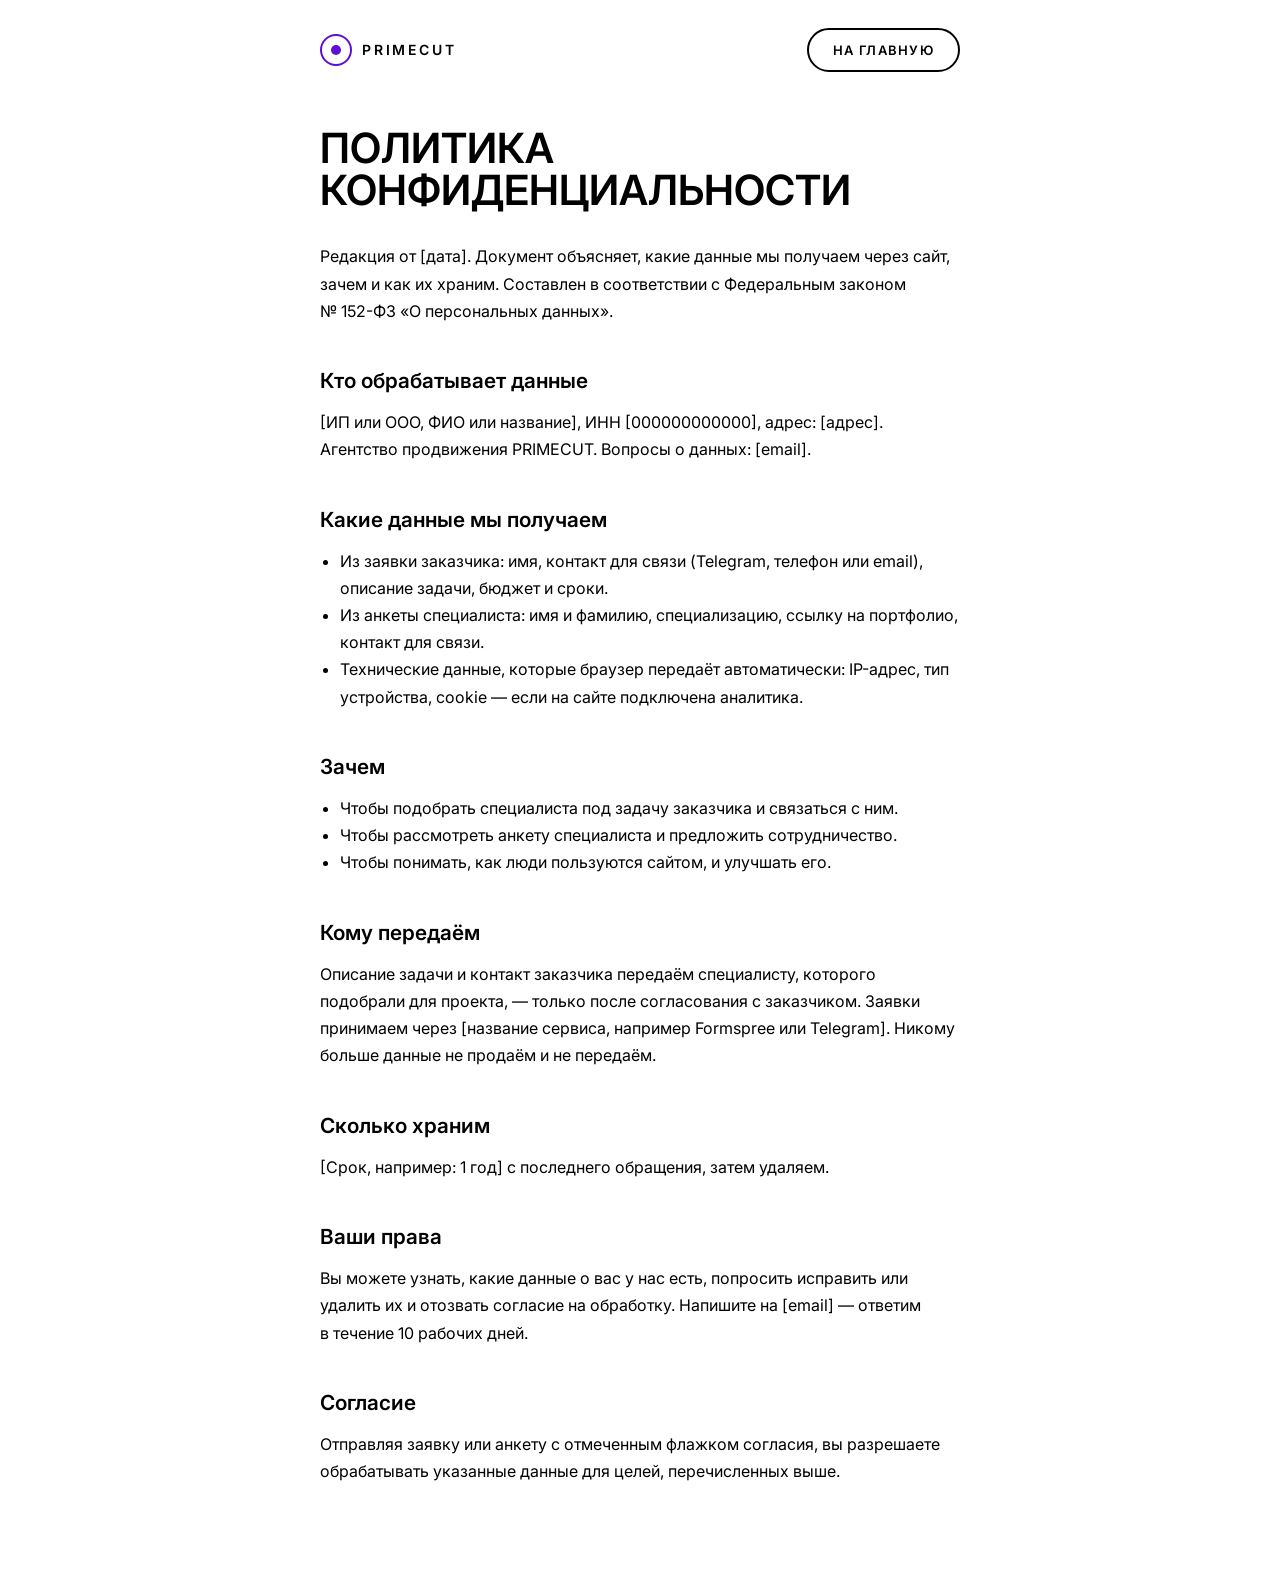
<file: privacy.html>
<!doctype html>
<html lang="ru">
<head>
  <meta charset="utf-8">
  <meta name="viewport" content="width=device-width, initial-scale=1">
  <title>Политика конфиденциальности — PRIMECUT</title>
  <meta name="robots" content="noindex">
  <link rel="icon" href="favicon.svg" type="image/svg+xml">
  <link rel="preconnect" href="https://fonts.googleapis.com">
  <link rel="preconnect" href="https://fonts.gstatic.com" crossorigin>
  <link href="https://fonts.googleapis.com/css2?family=Inter:wght@400;500;600&display=swap" rel="stylesheet">
  <link rel="stylesheet" href="styles.css">
</head>
<body>
  <!-- ШАБЛОН. Замените всё в [квадратных скобках] и покажите текст юристу перед публикацией. -->
  <main class="legal">
    <nav class="legal__nav" aria-label="Навигация">
      <a class="logo" href="index.html"><span class="logo__ring"><span class="logo__dot"></span></span><span class="logo__word">PRIMECUT</span></a>
      <a class="btn-outline" href="index.html">На главную</a>
    </nav>

    <h1>Политика конфиденциальности</h1>

    <p>Редакция от [дата]. Документ объясняет, какие данные мы получаем через сайт, зачем и&nbsp;как их храним. Составлен в&nbsp;соответствии с&nbsp;Федеральным законом №&nbsp;152-ФЗ «О&nbsp;персональных данных».</p>

    <h2>Кто обрабатывает данные</h2>
    <p>[ИП или ООО, ФИО или название], ИНН [000000000000], адрес: [адрес]. Агентство продвижения PRIMECUT. Вопросы о&nbsp;данных: [email].</p>

    <h2>Какие данные мы получаем</h2>
    <ul>
      <li>Из заявки заказчика: имя, контакт для связи (Telegram, телефон или email), описание задачи, бюджет и&nbsp;сроки.</li>
      <li>Из анкеты специалиста: имя и&nbsp;фамилию, специализацию, ссылку на&nbsp;портфолио, контакт для связи.</li>
      <li>Технические данные, которые браузер передаёт автоматически: IP-адрес, тип устройства, cookie — если на&nbsp;сайте подключена аналитика.</li>
    </ul>

    <h2>Зачем</h2>
    <ul>
      <li>Чтобы подобрать специалиста под задачу заказчика и&nbsp;связаться с&nbsp;ним.</li>
      <li>Чтобы рассмотреть анкету специалиста и&nbsp;предложить сотрудничество.</li>
      <li>Чтобы понимать, как люди пользуются сайтом, и&nbsp;улучшать его.</li>
    </ul>

    <h2>Кому передаём</h2>
    <p>Описание задачи и&nbsp;контакт заказчика передаём специалисту, которого подобрали для проекта, — только после согласования с&nbsp;заказчиком. Заявки принимаем через [название сервиса, например Formspree или Telegram]. Никому больше данные не&nbsp;продаём и&nbsp;не&nbsp;передаём.</p>

    <h2>Сколько храним</h2>
    <p>[Срок, например: 1&nbsp;год] с&nbsp;последнего обращения, затем удаляем.</p>

    <h2>Ваши права</h2>
    <p>Вы можете узнать, какие данные о&nbsp;вас у&nbsp;нас есть, попросить исправить или удалить их и&nbsp;отозвать согласие на&nbsp;обработку. Напишите на&nbsp;[email] — ответим в&nbsp;течение 10&nbsp;рабочих дней.</p>

    <h2>Согласие</h2>
    <p>Отправляя заявку или анкету с&nbsp;отмеченным флажком согласия, вы разрешаете обрабатывать указанные данные для целей, перечисленных выше.</p>
  </main>
</body>
</html>
</file>
<file: styles.css>
/* ==========================================================================
   PRIMECUT — стили сайта (светлая версия)
   Цвета и шрифт — переменные ниже. Брейкпоинты: 640px, 768px, 1024px.
   ========================================================================== */

:root {
  --white: #FFFFFF;
  --ink: #000000;          /* основной текст */
  --muted: #5B5F6A;        /* второстепенный текст */
  --accent: #5E0ED7;       /* фиолетовый акцент: логотип, «+», ссылки */
  --line: #E6E3EE;         /* линии и рамки */
  --tint: #F4F0FC;         /* лавандовая подложка */
  --sky: #EDF3FB;          /* голубая подложка */
  --peach: #FCEEE7;        /* персиковая подложка */
  --error: #C4203B;

  --font: "Inter", system-ui, -apple-system, "Segoe UI", Roboto, Arial, sans-serif;
  --ease: cubic-bezier(0.22, 1, 0.36, 1);
  --pad-x: 20px;
  --radius: 28px;
}
@media (min-width: 640px) { :root { --pad-x: 32px; } }
@media (min-width: 768px) { :root { --pad-x: 48px; --radius: 36px; } }

/* ---------- База ---------- */

*, *::before, *::after { box-sizing: border-box; margin: 0; padding: 0; }
html { scroll-behavior: smooth; -webkit-text-size-adjust: 100%; }
body {
  background: var(--white);
  color: var(--ink);
  font-family: var(--font);
  font-size: 1rem;
  line-height: 1.55;
  -webkit-font-smoothing: antialiased;
  overflow-x: clip;
}
ul, ol { list-style: none; }
img, svg, video { display: block; max-width: 100%; }
a { color: inherit; }
button, input, select, textarea { font: inherit; color: inherit; }
[hidden] { display: none !important; }

:focus-visible { outline: 3px solid var(--accent); outline-offset: 3px; border-radius: 6px; }

.visually-hidden {
  position: absolute !important;
  width: 1px; height: 1px;
  overflow: hidden;
  clip: rect(0 0 0 0);
  white-space: nowrap;
  border: 0;
}

.skip-link {
  position: absolute;
  left: 1rem; top: -4rem;
  z-index: 200;
  padding: 0.75rem 1rem;
  background: var(--ink);
  color: var(--white);
  border-radius: 999px;
}
.skip-link:focus { top: 1rem; }

section, .filmstrip { position: relative; }
.cam-anchor { position: absolute; left: 0; width: 1px; height: 1px; pointer-events: none; }

/* Мелкие подписи в стиле исходного задания: капс, широкий трекинг, 600 */
.caps {
  font-weight: 600;
  text-transform: uppercase;
  letter-spacing: 0.1em;
}

/* ---------- Появление при загрузке ---------- */

.js .fade-down { opacity: 0; transform: translateY(-20px); }
.js .fade-up { opacity: 0; transform: translateY(32px); }
.is-loaded .fade-down {
  opacity: 1; transform: none;
  transition: opacity 0.5s var(--ease) calc(var(--i, 0) * 0.1s), transform 0.5s var(--ease) calc(var(--i, 0) * 0.1s);
}
.is-loaded .fade-up {
  opacity: 1; transform: none;
  transition: opacity 0.6s var(--ease) calc(var(--i, 0) * 0.12s), transform 0.6s var(--ease) calc(var(--i, 0) * 0.12s);
}

/* Слова выезжают из-под «шторки» */
.hw { display: block; overflow: hidden; padding-bottom: 0.04em; }
.hw > span { display: inline-block; }
.js .hero__title .hw > span,
.js [data-reveal] .hw > span { transform: translateY(110%); }
.is-loaded .hero__title .hw > span {
  transform: none;
  transition: transform 0.7s var(--ease) calc(0.4s + var(--w, 0) * 0.14s);
}
.js [data-reveal].is-in .hw > span { transform: none; transition: transform 0.8s var(--ease); }

/* ---------- Кнопки и ссылки ---------- */

.cta-link {
  display: inline-flex;
  align-items: center;
  gap: 0.35em;
  color: var(--accent);
  font-weight: 600;
  font-size: 1rem;
  text-transform: uppercase;
  letter-spacing: 0.06em;
  text-decoration: none;
  white-space: nowrap;
}
.cta-link svg { width: 18px; height: 18px; transition: transform 0.25s var(--ease); }
.cta-link:hover svg { transform: translate(3px, -3px); }
@media (min-width: 640px) { .cta-link { font-size: 1.25rem; } .cta-link svg { width: 22px; height: 22px; } }
@media (min-width: 768px) { .cta-link { font-size: 1.5rem; } }

.btn-dark {
  display: inline-flex;
  align-items: center;
  justify-content: center;
  min-height: 48px;
  padding: 12px 28px;
  border: 0;
  border-radius: 999px;
  background: var(--ink);
  color: var(--white);
  font-weight: 600;
  font-size: 0.8125rem;
  text-transform: uppercase;
  letter-spacing: 0.1em;
  text-decoration: none;
  cursor: pointer;
  transition: background-color 0.2s ease, transform 0.2s ease;
}
.btn-dark:hover { background: var(--accent); }
.btn-dark:active { transform: scale(0.98); }
.btn-dark[disabled] { opacity: 0.6; cursor: progress; }
.btn-dark--block { width: 100%; min-height: 56px; font-size: 0.875rem; }

.btn-outline {
  display: inline-flex;
  align-items: center;
  justify-content: center;
  min-height: 44px;
  padding: 10px 24px;
  border: 2px solid var(--ink);
  border-radius: 999px;
  font-weight: 600;
  font-size: 0.8125rem;
  text-transform: uppercase;
  letter-spacing: 0.1em;
  text-decoration: none;
  white-space: nowrap;
  transition: background-color 0.2s ease, color 0.2s ease;
}
.btn-outline:hover { background: var(--ink); color: var(--white); }

/* ---------- Логотип, меню ---------- */

.logo {
  display: inline-flex;
  align-items: center;
  gap: 10px;
  text-decoration: none;
}
.logo__ring {
  display: grid;
  place-items: center;
  width: 32px; height: 32px;
  border: 2px solid var(--accent);
  border-radius: 50%;
}
.logo__dot { width: 10px; height: 10px; border-radius: 50%; background: var(--accent); }
.logo__word { font-weight: 600; font-size: 0.875rem; letter-spacing: 0.2em; }

.burger {
  position: fixed;
  top: 20px;
  right: var(--pad-x);
  z-index: 120;
  display: flex;
  flex-direction: column;
  align-items: center;
  justify-content: center;
  gap: 4px;
  width: 44px; height: 44px;
  border: 0;
  border-radius: 50%;
  background: var(--ink);
  cursor: pointer;
  transition: background-color 0.2s ease;
}
.burger span { width: 16px; height: 2px; background: var(--white); border-radius: 1px; }
.burger:hover { background: var(--accent); }
@media (min-width: 768px) { .burger { top: 22px; } }

.menu {
  position: fixed;
  inset: 0;
  z-index: 150;
  display: flex;
  flex-direction: column;
  padding: 20px var(--pad-x) 32px;
  background: var(--white);
  overflow-y: auto;
}
.menu__top { display: flex; align-items: center; justify-content: space-between; }
.menu__close {
  display: grid;
  place-items: center;
  width: 44px; height: 44px;
  border: 0;
  border-radius: 50%;
  background: var(--ink);
  color: var(--white);
  cursor: pointer;
}
.menu__links { display: flex; flex-direction: column; gap: 28px; margin-top: 56px; }
.menu__links a {
  font-weight: 600;
  font-size: clamp(1.75rem, 6vw, 3rem);
  line-height: 1.1;
  text-transform: uppercase;
  letter-spacing: 0.08em;
  text-decoration: none;
}
.menu__links a:hover { color: var(--accent); }
.menu__cta { margin-top: auto; padding-top: 40px; font-size: 1.25rem; }
.menu.is-open .menu__links li { animation: menu-in 0.5s var(--ease) both; }
.menu.is-open .menu__links li:nth-child(2) { animation-delay: 0.05s; }
.menu.is-open .menu__links li:nth-child(3) { animation-delay: 0.1s; }
.menu.is-open .menu__links li:nth-child(4) { animation-delay: 0.15s; }
.menu.is-open .menu__links li:nth-child(5) { animation-delay: 0.2s; }
@keyframes menu-in { from { opacity: 0; transform: translateY(24px); } }

/* ---------- Летающий фотоаппарат ---------- */

.cam-layer {
  position: fixed;
  inset: 0;
  z-index: 60;
  pointer-events: none;
  overflow: hidden;
}
.cam-mover {
  position: absolute;
  left: 0; top: 0;
  width: 300px; height: 220px;
  margin: -110px 0 0 -150px;
  will-change: transform;
}
.cam-scene {
  position: absolute;
  inset: 0;
  display: grid;
  place-items: center;
  perspective: 1300px;
}
.cam-shadow {
  position: absolute;
  left: 18%; right: 18%;
  bottom: -14px;
  height: 26px;
  border-radius: 50%;
  background: radial-gradient(closest-side, rgba(40, 14, 90, 0.22), rgba(40, 14, 90, 0));
}
.cam, .cam .part { position: relative; transform-style: preserve-3d; }
.cam { width: 0; height: 0; will-change: transform; }
.cam .part { position: absolute; left: 0; top: 0; width: 0; height: 0; }
.cf {
  position: absolute;
  left: 0; top: 0;
  backface-visibility: hidden;
  -webkit-backface-visibility: hidden;
}
.cf::after {
  content: "";
  position: absolute;
  inset: 0;
  border-radius: inherit;
  background: rgba(0, 0, 0, var(--shade, 0));
  pointer-events: none;
}

/* Корпус: серебристая верхняя планка и чёрная кожа */
.cf--leather {
  background:
    linear-gradient(to bottom, #f1f3f5 0%, #c9ced3 19%, #9ba2a9 21%, rgba(0,0,0,0) 21.5%),
    radial-gradient(rgba(255, 255, 255, 0.06) 1px, transparent 1.6px) 0 0 / 5px 5px,
    #17181c;
}
.cf--dark {
  background:
    radial-gradient(rgba(255, 255, 255, 0.06) 1px, transparent 1.6px) 0 0 / 5px 5px,
    #17181c;
}
.cf--silver { background: linear-gradient(90deg, #c6cbd0 0%, #f4f6f7 45%, #b3b9bf 100%); }
.cf--bottom { background: #0f1012; }

.cam-brand {
  position: absolute;
  left: 14px; top: 7px;
  color: #3a3f46;
  font-size: 9px;
  font-weight: 700;
  letter-spacing: 0.3em;
}
.cam-dot { position: absolute; right: 16px; top: 9px; width: 8px; height: 8px; border-radius: 50%; background: var(--accent); }
.cam-flashwin {
  position: absolute;
  left: 14px; top: 34px;
  width: 34px; height: 16px;
  border-radius: 3px;
  background: linear-gradient(180deg, #f7f7fb, #cfd2d8);
  box-shadow: inset 0 0 0 2px #2a2c31;
  transition: box-shadow 0.15s ease, background 0.15s ease;
}
.cam.is-flash .cam-flashwin { background: #fff; box-shadow: 0 0 30px 16px #fff, 0 0 60px 30px rgba(94, 14, 215, 0.35); }

.cam-dial {
  position: absolute;
  width: 38px; height: 38px;
  border-radius: 50%;
  background: repeating-conic-gradient(#8d949b 0 6deg, #e9ecef 6deg 12deg);
  box-shadow: 0 0 0 3px #b8bec4;
}
.cam-shutter {
  position: absolute;
  width: 24px; height: 24px;
  border-radius: 50%;
  background: radial-gradient(circle at 35% 35%, #ffffff, #b8bec4 70%);
  box-shadow: 0 0 0 3px var(--accent);
}
.cam-shoe { position: absolute; width: 50px; height: 18px; border-radius: 3px; background: #2a2c31; }

.cam-screen {
  position: absolute;
  left: 16px; top: 38px;
  width: 150px; height: 96px;
  border-radius: 8px;
  background: radial-gradient(circle at 30% 30%, #6a2bf0 0%, #25104f 55%, #0c0716 100%);
  box-shadow: inset 0 0 0 3px #0a0a0c;
}
.cam-btn { position: absolute; width: 16px; height: 16px; border-radius: 50%; background: #2c2e33; box-shadow: inset 0 -2px 0 #0e0f11; }

.cf--barrel { background: linear-gradient(to bottom, #d7dbdf 0 14%, #22242a 14% 100%); }
.cf--ridges { background: repeating-linear-gradient(90deg, #2c2f35 0 2px, #121316 2px 5px); }
.cam-glass { border-radius: 50%; overflow: hidden; }
.cam-glass svg { width: 100%; height: 100%; }
.cam-rim { border-radius: 50%; border: 6px solid #d9dde1; box-shadow: inset 0 0 0 2px #7d848b; }

/* Вспышка на весь экран */
.cam-flash {
  position: fixed;
  inset: 0;
  opacity: 0;
  background: radial-gradient(circle at var(--fx, 50%) var(--fy, 50%), #ffffff 0%, rgba(255, 255, 255, 0.95) 22%, rgba(94, 14, 215, 0.18) 55%, rgba(255, 255, 255, 0) 80%);
  pointer-events: none;
}
.cam-flash.is-on { animation: flash 0.9s ease-out; }
@keyframes flash { 0% { opacity: 0; } 12% { opacity: 1; } 100% { opacity: 0; } }

/* ---------- 1. Первый экран ---------- */

.hero {
  display: flex;
  flex-direction: column;
  min-height: 100vh;
  min-height: 100svh;
  overflow: hidden;
  background: var(--white);
}

.hero__bg { position: absolute; inset: 0; overflow: hidden; }
.blob { position: absolute; border-radius: 50%; filter: blur(70px); opacity: 0.55; }
.blob--a { width: 46vw; height: 46vw; left: -10vw; top: 8vh; background: #E4D7FF; animation: drift-a 16s ease-in-out infinite alternate; }
.blob--b { width: 38vw; height: 38vw; right: -8vw; top: -12vh; background: #D8E8FF; animation: drift-b 19s ease-in-out infinite alternate; }
.blob--c { width: 30vw; height: 30vw; right: 22vw; bottom: -14vh; background: #FFE3D6; animation: drift-a 22s ease-in-out infinite alternate-reverse; }
@keyframes drift-a { to { transform: translate(8vw, 6vh) scale(1.12); } }
@keyframes drift-b { to { transform: translate(-6vw, 10vh) scale(0.9); } }

.hero__video {
  position: absolute;
  inset: 0;
  width: 100%; height: 100%;
  object-fit: cover;
  opacity: 0;
  transition: opacity 0.8s ease;
}
.hero__video.is-ready { opacity: 1; }

.topnav {
  position: relative;
  z-index: 2;
  display: flex;
  align-items: center;
  justify-content: space-between;
  padding: 20px var(--pad-x) 0;
}
.topnav__links { display: none; }
.topnav__links a {
  font-weight: 600;
  font-size: 14px;
  text-transform: uppercase;
  letter-spacing: 0.1em;
  text-decoration: none;
  transition: color 0.2s ease;
}
.topnav__links a:hover { color: var(--accent); }
.topnav__spacer { width: 44px; height: 44px; }
@media (min-width: 768px) {
  .topnav { padding-top: 22px; }
  .topnav__links { display: flex; gap: 40px; }
}

.hero__stats {
  position: relative;
  z-index: 2;
  flex: 1;
  display: flex;
  align-items: center;
  justify-content: flex-end;
  gap: 20px;
  padding: 32px var(--pad-x);
}
@media (min-width: 640px) { .hero__stats { gap: 32px; } }
@media (min-width: 768px) { .hero__stats { gap: 40px; padding-block: 0; } }

.stat { text-align: right; }
.stat__num { font-size: clamp(1.5rem, 5vw, 3.5rem); font-weight: 600; line-height: 1; }
.stat__plus { margin-right: 0.05em; color: var(--accent); font-size: 0.5em; vertical-align: 0.6em; }
.stat__label {
  margin-top: 6px;
  font-size: 10px;
  font-weight: 600;
  line-height: 1.25;
  text-transform: uppercase;
  letter-spacing: 0.1em;
}
@media (min-width: 640px) { .stat__label { font-size: 12px; } }
@media (min-width: 768px) { .stat__label { font-size: 14px; } }

.hero__bottom {
  position: relative;
  z-index: 2;
  display: flex;
  flex-direction: column;
  gap: 24px;
  padding: 0 var(--pad-x) 32px;
}
@media (min-width: 768px) { .hero__bottom { gap: 48px; padding-bottom: 48px; } }

.hero__row-a { display: flex; align-items: center; justify-content: space-between; gap: 16px; }
.hero__tagline {
  max-width: 150px;
  font-size: 10px;
  font-weight: 600;
  line-height: 1.4;
  text-transform: uppercase;
  letter-spacing: 0.1em;
}
@media (min-width: 640px) { .hero__tagline { max-width: 180px; font-size: 12px; } }
@media (min-width: 768px) { .hero__tagline { max-width: 20rem; font-size: 14px; } }

.hero__row-b { display: flex; align-items: flex-end; justify-content: space-between; gap: 12px; }
@media (min-width: 640px) { .hero__row-b { gap: 16px; } }

.hero__desc { flex: none; width: 108px; }
.hero__desc p {
  font-size: 9px;
  font-weight: 600;
  line-height: 1.45;
  text-transform: uppercase;
  letter-spacing: 0.1em;
}
@media (min-width: 640px) { .hero__desc { width: 180px; } .hero__desc p { font-size: 12px; } }
@media (min-width: 768px) { .hero__desc { width: 280px; } .hero__desc p { font-size: 14px; text-align: right; } }

.hero__title {
  min-width: 0;
  font-size: clamp(1.75rem, 8.4vw, 8.5rem);  /* уточняется скриптом, чтобы слова влезли */
  font-weight: 600;
  line-height: 0.9;
  text-transform: uppercase;
  text-align: right;
  letter-spacing: -0.01em;
}
/* На телефоне описание встаёт над заголовком, чтобы заголовок был крупнее */
@media (max-width: 639px) {
  .hero__stats { align-items: flex-end; padding-bottom: 28px; }
  .hero__row-b { flex-direction: column; align-items: stretch; gap: 14px; }
  .hero__desc { width: auto; max-width: 240px; }
  .hero__title { font-size: 11.5vw; }
}

/* ---------- 2. Ленты кадров ---------- */

.reel { padding: 72px 0 56px; overflow: hidden; perspective: 1400px; }
.reel__rows { display: flex; flex-direction: column; gap: 14px; transform-style: preserve-3d; }
.reel__row { display: flex; gap: 14px; width: max-content; will-change: transform; }

.tile {
  position: relative;
  flex: none;
  width: 260px; height: 172px;
  overflow: hidden;
  border-radius: 20px;
  background: var(--tint);
}
@media (min-width: 640px) { .tile { width: 380px; height: 250px; border-radius: 24px; } }
.tile img, .tile video { position: absolute; inset: 0; width: 100%; height: 100%; object-fit: cover; z-index: 2; }
.tile[data-ph="0"] { background: linear-gradient(135deg, #EFE7FF 0%, #D9C8FF 100%); }
.tile[data-ph="1"] { background: linear-gradient(160deg, #E6F0FF 0%, #C7DBFA 100%); }
.tile[data-ph="2"] { background: linear-gradient(135deg, #FFF1E9 0%, #FFD6C2 100%); }
.tile[data-ph="3"] { background: linear-gradient(200deg, #F3F4F6 0%, #DADDE3 100%); }
.tile[data-ph="4"] { background: linear-gradient(135deg, #EEE9FF 0%, #FFE0EF 100%); }
.tile[data-ph="5"] { background: linear-gradient(135deg, #E3F4F1 0%, #CDE7F7 100%); }
/* Уголки видоискателя на заглушках */
.tile::before, .tile::after {
  content: "";
  position: absolute;
  z-index: 1;
  width: 22px; height: 22px;
  border: 2px solid rgba(0, 0, 0, 0.35);
}
.tile::before { left: 14px; top: 14px; border-right: 0; border-bottom: 0; }
.tile::after { right: 14px; bottom: 14px; border-left: 0; border-top: 0; }
.tile .media-slot { position: absolute; inset: 0; }

/* ---------- Заглушки-силуэты людей ---------- */

.media-slot { position: relative; overflow: hidden; }
.media-slot__img { position: absolute; inset: 0; width: 100%; height: 100%; object-fit: cover; z-index: 2; }
.media-slot > .sil { position: absolute; inset: 0; width: 100%; height: 100%; }
.media-slot.has-media > .sil { display: none; }

/* ---------- 3. О нас + полароиды ---------- */

.manifesto {
  display: flex;
  align-items: center;
  justify-content: center;
  min-height: 110vh;
  padding: 120px var(--pad-x);
  overflow: hidden;
}
.manifesto__inner {
  position: relative;
  z-index: 3;
  display: flex;
  flex-direction: column;
  align-items: center;
  gap: 48px;
  max-width: 50rem;
  text-align: center;
}
.manifesto__text {
  font-size: clamp(1.4rem, 3.2vw, 2.6rem);
  font-weight: 600;
  line-height: 1.25;
  letter-spacing: -0.01em;
}
.manifesto__text .w { opacity: 0.14; transition: opacity 0.2s linear; }

.polaroid {
  position: absolute;
  z-index: 2;
  width: clamp(120px, 16vw, 230px);
  padding: 10px 10px 40px;
  background: var(--white);
  border-radius: 6px;
  box-shadow: 0 20px 40px rgba(40, 20, 90, 0.14), 0 2px 6px rgba(0, 0, 0, 0.06);
  will-change: transform;
}
.polaroid__photo { aspect-ratio: 4 / 5; border-radius: 3px; background: var(--tint); }
.polaroid--1 { left: 5%; top: 12%; }
.polaroid--2 { right: 6%; top: 8%; }
.polaroid--3 { left: 9%; bottom: 6%; }
.polaroid--4 { right: 8%; bottom: 10%; }
.polaroid--2 .polaroid__photo { background: var(--sky); }
.polaroid--3 .polaroid__photo { background: var(--peach); }
@media (max-width: 767px) {
  .polaroid { width: 110px; padding: 7px 7px 26px; }
  .polaroid--1 { left: -12px; top: 3%; }
  .polaroid--2 { right: -10px; top: 6%; }
  .polaroid--3 { left: -8px; bottom: 3%; }
  .polaroid--4 { right: -12px; bottom: 4%; }
}

/* ---------- Заголовки секций ---------- */

.section-title {
  font-size: clamp(2.4rem, 8vw, 7rem);
  font-weight: 600;
  line-height: 0.92;
  letter-spacing: -0.02em;
  text-transform: uppercase;
}
.section-note { max-width: 36rem; color: var(--muted); font-size: clamp(1rem, 1.4vw, 1.15rem); }

/* ---------- 4. Путь проекта: горизонтальная прокрутка ---------- */

.path { height: 400vh; background: var(--tint); }
.cam-anchor--path-start { top: 50vh; }
.cam-anchor--path-end { top: calc(100% - 50vh); }
.path__pin {
  position: sticky;
  top: 0;
  display: flex;
  flex-direction: column;
  height: 100vh;
  height: 100svh;
  overflow: hidden;
}
.path__head {
  display: flex;
  align-items: flex-end;
  justify-content: space-between;
  gap: 24px;
  padding: 88px var(--pad-x) 0;
}
.path__head .section-title { font-size: clamp(2rem, 6vw, 5rem); }
.path__bar { flex: 0 1 280px; height: 4px; margin-bottom: 0.6em; border-radius: 2px; background: rgba(94, 14, 215, 0.15); overflow: hidden; }
.path__bar span { display: block; width: 100%; height: 100%; background: var(--accent); transform-origin: left; transform: scaleX(var(--p, 0)); }
@media (max-width: 640px) { .path__bar { display: none; } }

.path__track { flex: 1; display: flex; width: max-content; will-change: transform; }
.stage {
  display: grid;
  grid-template-columns: minmax(0, 1fr) minmax(0, 1.1fr);
  align-items: center;
  gap: 48px;
  width: 100vw;
  padding: 24px var(--pad-x) 40px;
}
@media (min-width: 1024px) { .stage { width: 88vw; padding-inline: calc(var(--pad-x) + 2vw); } }
.stage__num { color: var(--accent); font-weight: 600; font-size: clamp(3rem, 9vw, 8rem); line-height: 0.85; letter-spacing: -0.04em; }
.stage__title { margin: 16px 0 14px; font-weight: 600; font-size: clamp(1.6rem, 3.4vw, 3rem); line-height: 1; text-transform: uppercase; letter-spacing: 0.02em; }
.stage__desc { max-width: 28rem; color: var(--muted); font-size: clamp(1rem, 1.3vw, 1.2rem); }
.stage__art { position: relative; height: min(52vh, 460px); }

@media (max-width: 767px) {
  .stage { grid-template-columns: 1fr; align-content: start; gap: 24px; padding-top: 12px; }
  .stage__art { height: 34vh; }
  .stage__title { margin: 10px 0 8px; }
}

/* Съёмка: видоискатель */
.vf {
  position: absolute;
  inset: 0;
  overflow: hidden;
  border-radius: 24px;
  background: linear-gradient(160deg, #FFFFFF 0%, #E9E1FF 100%);
  box-shadow: 0 30px 60px rgba(94, 14, 215, 0.12);
}
.vf__grid {
  position: absolute;
  inset: 0;
  background:
    linear-gradient(90deg, transparent calc(33.3% - 1px), rgba(0,0,0,.12) calc(33.3% - 1px) 33.3%, transparent 33.3% calc(66.6% - 1px), rgba(0,0,0,.12) calc(66.6% - 1px) 66.6%, transparent 66.6%),
    linear-gradient(0deg, transparent calc(33.3% - 1px), rgba(0,0,0,.12) calc(33.3% - 1px) 33.3%, transparent 33.3% calc(66.6% - 1px), rgba(0,0,0,.12) calc(66.6% - 1px) 66.6%, transparent 66.6%);
}
.vf__person {
  position: absolute;
  left: 30%; bottom: 0;
  width: 40%; height: 82%;
  transform: translateX(calc((var(--lp, 0) - 0.5) * 60px)) scale(calc(0.92 + var(--lp, 0) * 0.12));
  transform-origin: bottom center;
}
.vf__focus {
  position: absolute;
  left: 50%; top: 36%;
  width: 90px; height: 90px;
  border: 2px solid var(--accent);
  border-radius: 6px;
  transform: translate(-50%, -50%) scale(calc(1.8 - var(--lp, 0) * 0.8));
  opacity: calc(0.35 + var(--lp, 0) * 0.65);
}
.vf__rec {
  position: absolute;
  left: 22px; top: 18px;
  display: flex; align-items: center; gap: 8px;
  font-size: 12px; font-weight: 700; letter-spacing: 0.1em;
}
.vf__rec::before { content: ""; width: 10px; height: 10px; border-radius: 50%; background: #E0243E; animation: blink 1.2s steps(2, jump-none) infinite; }
@keyframes blink { 50% { opacity: 0.15; } }
.vf__time { position: absolute; right: 22px; top: 18px; font-size: 12px; font-weight: 600; letter-spacing: 0.08em; font-variant-numeric: tabular-nums; }
.vf__corner { position: absolute; width: 28px; height: 28px; border: 3px solid var(--ink); }
.vf__corner--tl { left: 14px; top: 44px; border-right: 0; border-bottom: 0; }
.vf__corner--tr { right: 14px; top: 44px; border-left: 0; border-bottom: 0; }
.vf__corner--bl { left: 14px; bottom: 14px; border-right: 0; border-top: 0; }
.vf__corner--br { right: 14px; bottom: 14px; border-left: 0; border-top: 0; }

/* Монтаж: таймлайн */
.tl {
  position: absolute;
  inset: 0;
  display: flex;
  flex-direction: column;
  justify-content: center;
  gap: 14px;
  padding: 28px;
  border-radius: 24px;
  background: var(--white);
  box-shadow: 0 30px 60px rgba(94, 14, 215, 0.12);
  overflow: hidden;
}
.tl__track { position: relative; height: 58px; border-radius: 10px; background: #F3F1F8; }
.tl__track--b { height: 46px; }
.tl__track--audio { height: 40px; }
.tl__clip {
  position: absolute;
  top: 6px; bottom: 6px;
  left: var(--x);
  width: var(--w);
  border-radius: 8px;
  background: linear-gradient(135deg, #7B3BFF, #5E0ED7);
  transform: translateX(calc(var(--o) * (1 - var(--lp, 0))));
  opacity: calc(0.3 + var(--lp, 0) * 0.7);
}
.tl__track--b .tl__clip { background: linear-gradient(135deg, #FF9A6B, #F2673A); }
.tl__wave {
  position: absolute;
  inset: 6px 10px;
  background: repeating-linear-gradient(90deg, #5E0ED7 0 2px, transparent 2px 6px);
  -webkit-mask-image: radial-gradient(ellipse 30% 100% at 22% 50%, #000 55%, transparent 100%), radial-gradient(ellipse 34% 90% at 68% 50%, #000 50%, transparent 100%);
  mask-image: radial-gradient(ellipse 30% 100% at 22% 50%, #000 55%, transparent 100%), radial-gradient(ellipse 34% 90% at 68% 50%, #000 50%, transparent 100%);
  opacity: 0.7;
}
.tl__playhead {
  position: absolute;
  top: 16px; bottom: 16px;
  left: calc(28px + (100% - 56px) * var(--lp, 0));
  width: 2px;
  background: #E0243E;
}
.tl__playhead::before { content: ""; position: absolute; left: -6px; top: -4px; width: 14px; height: 10px; border-radius: 2px; background: #E0243E; }

/* Публикация: телефон с лентой */
.art-post { display: grid; place-items: center; }
.phone {
  position: relative;
  width: min(230px, 60%);
  height: 100%;
  padding: 12px;
  border-radius: 34px;
  background: var(--ink);
  overflow: hidden;
  box-shadow: 0 30px 60px rgba(94, 14, 215, 0.2);
}
.phone__feed {
  display: flex;
  flex-direction: column;
  gap: 10px;
  height: 100%;
  overflow: hidden;
  border-radius: 24px;
  background: var(--white);
  padding: 10px;
}
.phone__feed .post { flex: none; height: 44%; border-radius: 14px; transform: translateY(calc(var(--lp, 0) * -150%)); }
.post--a { background: linear-gradient(135deg, #EFE7FF, #C9B2FF); }
.post--b { background: linear-gradient(135deg, #FFF0E8, #FFC7AE); }
.post--c { background: linear-gradient(135deg, #E6F0FF, #BCD4F8); }
.heart {
  position: absolute;
  width: 26px; height: 26px;
  background: var(--accent);
  -webkit-mask: url("data:image/svg+xml,%3Csvg xmlns='http://www.w3.org/2000/svg' viewBox='0 0 24 24'%3E%3Cpath d='M12 21s-7.5-4.6-9.6-9.3C1 8.4 3.2 4.5 7 4.5c2.1 0 3.6 1.1 5 2.8 1.4-1.7 2.9-2.8 5-2.8 3.8 0 6 3.9 4.6 7.2C19.5 16.4 12 21 12 21z'/%3E%3C/svg%3E") center / contain no-repeat;
  mask: url("data:image/svg+xml,%3Csvg xmlns='http://www.w3.org/2000/svg' viewBox='0 0 24 24'%3E%3Cpath d='M12 21s-7.5-4.6-9.6-9.3C1 8.4 3.2 4.5 7 4.5c2.1 0 3.6 1.1 5 2.8 1.4-1.7 2.9-2.8 5-2.8 3.8 0 6 3.9 4.6 7.2C19.5 16.4 12 21 12 21z'/%3E%3C/svg%3E") center / contain no-repeat;
  animation: float-up 3.2s ease-in infinite;
}
.heart--1 { right: 18%; bottom: 10%; }
.heart--2 { right: 26%; bottom: 20%; width: 18px; height: 18px; background: #F2673A; animation-delay: 1.1s; }
.heart--3 { right: 12%; bottom: 26%; width: 20px; height: 20px; animation-delay: 2.1s; }
@keyframes float-up {
  0% { opacity: 0; transform: translateY(0) scale(0.6); }
  15% { opacity: 1; }
  100% { opacity: 0; transform: translateY(-160px) scale(1.1) rotate(-12deg); }
}

/* Результат: столбики и линия */
.chart {
  position: absolute;
  inset: 0;
  display: flex;
  align-items: flex-end;
  gap: 4%;
  padding: 28px;
  border-radius: 24px;
  background: var(--white);
  box-shadow: 0 30px 60px rgba(94, 14, 215, 0.12);
}
.bar {
  flex: 1;
  height: calc(var(--h) * 100% * var(--lp, 0));
  min-height: 6px;
  border-radius: 10px 10px 4px 4px;
  background: linear-gradient(180deg, #8B55FF, #5E0ED7);
}
.bar:nth-child(odd) { background: linear-gradient(180deg, #D9C8FF, #B59AFB); }
.chart__line { position: absolute; inset: 28px; width: calc(100% - 56px); height: calc(100% - 56px); overflow: visible; }
.chart__line path {
  fill: none;
  stroke: var(--ink);
  stroke-width: 3;
  stroke-linecap: round;
  stroke-linejoin: round;
  vector-effect: non-scaling-stroke;
  stroke-dasharray: 1;
  stroke-dashoffset: calc(1 - var(--lp, 0));
}

/* ---------- 5. Услуги ---------- */

.services { padding: 120px var(--pad-x) 100px; }
.services .section-title { margin-bottom: 56px; }
.svc-grid {
  display: grid;
  grid-template-columns: repeat(3, minmax(0, 1fr));
  gap: 20px;
  max-width: 80rem;
  margin: 0 auto;
  perspective: 1400px;
}
.svc--wide { grid-column: span 2; }
@media (max-width: 1023px) { .svc-grid { grid-template-columns: repeat(2, minmax(0, 1fr)); } .svc--wide { grid-column: 1 / -1; } }
@media (max-width: 640px) { .svc-grid { grid-template-columns: 1fr; } }

.svc { will-change: transform; transform-origin: center bottom; }
.svc__card {
  display: flex;
  flex-direction: column;
  height: 100%;
  min-height: 300px;
  padding: 28px;
  border: 1.5px solid var(--line);
  border-radius: var(--radius);
  background: var(--white);
  transition: border-color 0.25s ease, box-shadow 0.25s ease;
}
.svc__card:hover { border-color: var(--accent); box-shadow: 0 24px 50px rgba(94, 14, 215, 0.12); }
.svc__icon {
  width: 52px; height: 52px;
  margin-bottom: auto;
  padding: 12px;
  border-radius: 16px;
  background: var(--tint);
  fill: none;
  stroke: var(--accent);
  stroke-width: 1.8;
  stroke-linecap: round;
  stroke-linejoin: round;
  transition: transform 0.6s var(--ease);
}
.svc__card:hover .svc__icon { transform: rotate(-12deg) scale(1.08); }
.svc__name { margin-top: 40px; font-weight: 600; font-size: clamp(1.2rem, 1.8vw, 1.6rem); line-height: 1.15; text-transform: uppercase; letter-spacing: 0.02em; }
.svc__desc { margin-top: 12px; color: var(--muted); }
.svc__price { margin-top: 18px; font-weight: 600; }

/* ---------- 6. Специалисты: карточки-перевёртыши ---------- */

.people { padding: 100px var(--pad-x); background: var(--sky); }
.people .section-title { margin-bottom: 20px; }
.people .section-note { margin-bottom: 32px; }

.filters { display: flex; flex-wrap: wrap; gap: 8px; margin-bottom: 36px; }
.filter {
  min-height: 44px;
  padding: 10px 20px;
  border: 2px solid var(--ink);
  border-radius: 999px;
  background: transparent;
  font-weight: 600;
  font-size: 0.8125rem;
  text-transform: uppercase;
  letter-spacing: 0.1em;
  cursor: pointer;
  transition: background-color 0.2s ease, color 0.2s ease;
}
.filter:hover { background: rgba(0, 0, 0, 0.05); }
.filter[aria-pressed="true"] { background: var(--ink); color: var(--white); }

.people__grid {
  display: grid;
  grid-template-columns: repeat(3, minmax(0, 1fr));
  gap: 22px;
  max-width: 80rem;
  perspective: 1600px;
}
@media (max-width: 1023px) { .people__grid { grid-template-columns: repeat(2, minmax(0, 1fr)); } }
@media (max-width: 560px) { .people__grid { grid-template-columns: 1fr; } }

.person { height: 470px; perspective: 1400px; will-change: transform; }
.person__inner {
  position: relative;
  height: 100%;
  transform-style: preserve-3d;
  transition: transform 0.8s var(--ease);
}
.person.is-flipped .person__inner { transform: rotateY(180deg); }
.person__front, .person__back {
  position: absolute;
  inset: 0;
  display: flex;
  flex-direction: column;
  border-radius: var(--radius);
  background: var(--white);
  backface-visibility: hidden;
  -webkit-backface-visibility: hidden;
  overflow: hidden;
}
.person__back { transform: rotateY(180deg); padding: 28px; background: var(--ink); color: var(--white); }
.person__photo { flex: 1; min-height: 0; background: var(--tint); }
.person:nth-child(3n + 2) .person__photo { background: var(--peach); }
.person:nth-child(3n + 3) .person__photo { background: #E7F1FF; }
.person__meta { padding: 18px 22px 4px; }
.person__name { font-weight: 600; font-size: 1.3rem; line-height: 1.2; text-transform: uppercase; letter-spacing: 0.04em; }
.person__role { margin-top: 2px; color: var(--muted); font-size: 0.95rem; }
.person__back .person__role { color: #B9B3CC; }
.person__more {
  align-self: flex-start;
  margin: 10px 22px 20px;
  padding: 6px 0;
  border: 0;
  background: none;
  color: var(--accent);
  font-weight: 600;
  font-size: 0.8125rem;
  text-transform: uppercase;
  letter-spacing: 0.1em;
  cursor: pointer;
}
.person__more::after { content: " ↻"; }
.person__about { margin-top: 18px; color: #D9D6E4; line-height: 1.6; }
.person__price { margin-top: auto; font-weight: 600; font-size: 1.15rem; }
.person__format { color: #B9B3CC; font-size: 0.9rem; }
.person__actions { display: flex; align-items: center; gap: 18px; margin-top: 18px; }
.person__back .btn-dark { background: var(--white); color: var(--ink); }
.person__back .btn-dark:hover { background: var(--accent); color: var(--white); }
.person__link { font-weight: 600; font-size: 0.875rem; text-underline-offset: 0.25em; }
.person__back-btn {
  position: absolute;
  top: 22px; right: 22px;
  padding: 4px 0;
  border: 0;
  background: none;
  color: #B9B3CC;
  font-weight: 600;
  font-size: 0.75rem;
  text-transform: uppercase;
  letter-spacing: 0.1em;
  cursor: pointer;
}
.person__back-btn:hover { color: var(--white); }
.person.is-selected .person__front { box-shadow: inset 0 0 0 3px var(--accent); }
.person__back :focus-visible { outline-color: var(--white); }

/* ---------- Плёнка ---------- */

.filmstrip { height: 260px; overflow: hidden; }
.filmstrip__band {
  position: absolute;
  left: -10%; right: -10%;
  top: 50%;
  padding: 18px 0;
  background:
    radial-gradient(circle, var(--white) 0 4px, transparent 4.5px) 0 5px / 22px 12px repeat-x,
    radial-gradient(circle, var(--white) 0 4px, transparent 4.5px) 0 calc(100% - 5px) / 22px 12px repeat-x,
    var(--ink);
  transform: translateY(-50%) rotate(-4deg);
}
.filmstrip__track { display: flex; gap: 10px; width: max-content; will-change: transform; }
.frame { flex: none; width: 150px; height: 96px; border-radius: 6px; overflow: hidden; position: relative; }
.frame:nth-child(4n + 1) { background: linear-gradient(135deg, #EFE7FF, #C9B2FF); }
.frame:nth-child(4n + 2) { background: linear-gradient(135deg, #FFF0E8, #FFC7AE); }
.frame:nth-child(4n + 3) { background: linear-gradient(135deg, #E6F0FF, #BCD4F8); }
.frame:nth-child(4n + 4) { background: linear-gradient(135deg, #F3F4F6, #D5D8DE); }

/* ---------- 7. Проекты: стопка ---------- */

.projects { padding: 60px var(--pad-x) 100px; }
.projects .section-title { margin-bottom: 48px; }
.stack { max-width: 80rem; margin: 0 auto; }
.stack__item { height: 85vh; min-height: 540px; }
.project {
  position: sticky;
  top: calc(84px + var(--i) * 26px);
  padding: 16px;
  border: 1.5px solid var(--line);
  border-radius: var(--radius);
  background: var(--white);
  box-shadow: 0 30px 60px rgba(40, 20, 90, 0.08);
  transform-origin: top center;
  will-change: transform;
}
@media (min-width: 768px) { .project { padding: 24px; } }
.project__top { display: flex; flex-wrap: wrap; align-items: center; gap: 12px 24px; margin-bottom: 18px; padding: 6px 6px 0; }
.project__num { color: var(--accent); font-weight: 600; font-size: clamp(2.6rem, 7vw, 6rem); line-height: 0.85; letter-spacing: -0.04em; }
.project__meta { flex: 1 1 12rem; }
.project__cat { color: var(--muted); font-size: 0.9rem; }
.project__name { font-weight: 600; font-size: clamp(1.1rem, 2vw, 1.9rem); line-height: 1.15; text-transform: uppercase; letter-spacing: 0.02em; }
.project__grid { display: grid; grid-template-columns: 40% minmax(0, 1fr); gap: 12px; }
.project__col { display: flex; flex-direction: column; gap: 12px; }
.shot { border-radius: calc(var(--radius) - 8px); }
.shot--a { height: clamp(120px, 15vw, 210px); background: linear-gradient(135deg, #EFE7FF, #C9B2FF); }
.shot--b { height: clamp(150px, 20vw, 300px); background: linear-gradient(135deg, #E6F0FF, #BCD4F8); }
.shot--c { min-height: 100%; background: linear-gradient(160deg, #FFF0E8, #FFC7AE); }
.stack__item:nth-child(2) .shot--a { background: linear-gradient(135deg, #FFF0E8, #FFC7AE); }
.stack__item:nth-child(2) .shot--c { background: linear-gradient(160deg, #EFE7FF, #C9B2FF); }
.stack__item:nth-child(3) .shot--b { background: linear-gradient(135deg, #EFE7FF, #C9B2FF); }
.stack__item:nth-child(3) .shot--c { background: linear-gradient(160deg, #E6F0FF, #BCD4F8); }

/* ---------- 8. Контакты и формы ---------- */

.contact { padding: 110px var(--pad-x) 100px; background: var(--tint); }
.contact .section-title { margin-bottom: 48px; }
.contact__grid { display: grid; gap: 48px; max-width: 80rem; }
@media (min-width: 900px) { .contact__grid { grid-template-columns: minmax(0, 1fr) minmax(0, 1.2fr); gap: 72px; align-items: start; } }
.contact__lead { max-width: 32rem; margin-bottom: 1em; font-size: clamp(1.05rem, 1.5vw, 1.25rem); line-height: 1.55; }
.contact__list { display: grid; gap: 18px; margin-top: 36px; }
.contact__list dt { color: var(--muted); font-size: 0.8125rem; font-weight: 600; text-transform: uppercase; letter-spacing: 0.1em; }
.contact__list dd { font-weight: 600; font-size: clamp(1.15rem, 1.8vw, 1.5rem); overflow-wrap: anywhere; }
.contact__list a { text-decoration: none; }
.contact__list a:hover { color: var(--accent); }

.tabs { display: flex; gap: 8px; margin-bottom: 18px; }
.tab {
  min-height: 44px;
  padding: 10px 20px;
  border: 2px solid var(--ink);
  border-radius: 999px;
  background: transparent;
  font-weight: 600;
  font-size: 0.8125rem;
  text-transform: uppercase;
  letter-spacing: 0.1em;
  white-space: nowrap;
  cursor: pointer;
}
.tab[aria-selected="true"] { background: var(--ink); color: var(--white); }
@media (max-width: 420px) { .tab { padding: 10px 14px; letter-spacing: 0.05em; } }

.form {
  display: grid;
  gap: 18px;
  padding: clamp(20px, 4vw, 36px);
  border-radius: var(--radius);
  background: var(--white);
  box-shadow: 0 30px 60px rgba(40, 20, 90, 0.08);
}
.field { display: grid; gap: 8px; }
.field-row { display: grid; grid-template-columns: repeat(2, minmax(0, 1fr)); gap: 14px; }
@media (max-width: 420px) { .field-row { grid-template-columns: 1fr; } }
.field label { font-size: 0.8125rem; font-weight: 600; text-transform: uppercase; letter-spacing: 0.08em; }
.field input, .field select, .field textarea {
  width: 100%;
  min-height: 52px;
  padding: 12px 16px;
  border: 1.5px solid var(--line);
  border-radius: 16px;
  background: #FAF9FD;
  font-size: 1rem;
  line-height: 1.4;
  transition: border-color 0.15s ease, background-color 0.15s ease;
}
.field textarea { min-height: 110px; resize: vertical; }
.field ::placeholder { color: #8C8F99; }
.field select {
  appearance: none;
  -webkit-appearance: none;
  padding-right: 44px;
  background-image: url("data:image/svg+xml,%3Csvg xmlns='http://www.w3.org/2000/svg' width='12' height='8' viewBox='0 0 12 8'%3E%3Cpath d='M1 1l5 5 5-5' fill='none' stroke='%23000' stroke-width='2'/%3E%3C/svg%3E");
  background-repeat: no-repeat;
  background-position: right 18px center;
}
.field input:hover, .field select:hover, .field textarea:hover { border-color: #C9C4D8; }
.field input:focus-visible, .field select:focus-visible, .field textarea:focus-visible {
  outline: 3px solid rgba(94, 14, 215, 0.3);
  outline-offset: 0;
  border-color: var(--accent);
  border-radius: 16px;
  background: var(--white);
}
.field [aria-invalid="true"] { border-color: var(--error); }
.field__error { color: var(--error); font-size: 0.875rem; font-weight: 500; }
.field--check { grid-template-columns: auto 1fr; align-items: start; column-gap: 12px; }
.field--check input { width: 20px; height: 20px; min-height: 0; margin-top: 2px; accent-color: var(--accent); }
.field--check label { font-size: 0.875rem; font-weight: 400; text-transform: none; letter-spacing: 0; line-height: 1.45; }
.field--check .field__error { grid-column: 2; }
.hp { position: absolute; left: -9999px; width: 1px; height: 1px; overflow: hidden; }
.form__noscript { color: var(--error); }
.form__status { padding: 16px 18px; border-left: 4px solid var(--accent); border-radius: 0 16px 16px 0; background: var(--tint); }
.form__status:focus { outline: none; }
.form__status--error { border-left-color: var(--error); background: #FDEBEE; }
.form__status h3 { margin-bottom: 0.3em; font-size: 1.15rem; font-weight: 600; }
.form__status .btn-outline { margin-top: 14px; }
.form__copy { margin-top: 12px; padding: 12px 14px; border-radius: 12px; background: var(--white); font-size: 0.875rem; white-space: pre-line; }

/* ---------- Подвал ---------- */

.footer { position: relative; padding: 64px var(--pad-x) 32px; overflow: hidden; }
.footer__mark {
  font-weight: 600;
  font-size: 16vw;  /* уточняется скриптом под ширину */
  line-height: 0.8;
  letter-spacing: -0.04em;
  text-align: center;
  color: var(--accent);
  white-space: nowrap;
}
.footer__row {
  display: flex;
  flex-wrap: wrap;
  justify-content: space-between;
  gap: 12px 32px;
  margin-top: 36px;
  padding-top: 20px;
  border-top: 1px solid var(--line);
  color: var(--muted);
  font-size: 0.875rem;
}
.footer__links { display: flex; flex-wrap: wrap; gap: 8px 24px; }
.footer a { text-underline-offset: 0.2em; }
.footer a:hover { color: var(--ink); }

/* ---------- Политика ---------- */

.legal { max-width: 46rem; margin: 0 auto; padding: 28px var(--pad-x) 96px; }
.legal__nav { display: flex; justify-content: space-between; align-items: center; gap: 16px; margin-bottom: 56px; }
.legal h1 { margin-bottom: 32px; font-size: clamp(1.4rem, 5.5vw, 2.6rem); font-weight: 600; line-height: 1; text-transform: uppercase; overflow-wrap: break-word; hyphens: auto; }
.legal h2 { margin: 40px 0 12px; font-size: 1.3rem; font-weight: 600; }
.legal p, .legal ul { margin-bottom: 14px; line-height: 1.7; }
.legal ul { padding-left: 1.25rem; list-style: disc; }

/* ---------- Меньше движения ---------- */

@media (prefers-reduced-motion: reduce) {
  html { scroll-behavior: auto; }
  .js .fade-down, .js .fade-up, .js .hero__title .hw > span, .js [data-reveal] .hw > span { opacity: 1; transform: none; }
  .blob, .heart, .vf__rec::before { animation: none; }
  .manifesto__text .w { opacity: 1; }
  .path { height: auto; }
  .path__pin { position: static; height: auto; }
  .path__track { flex-direction: column; width: auto; }
  .stage { width: auto; }
  .stage__art { --lp: 1; }
  .stack__item { height: auto; min-height: 0; margin-bottom: 20px; }
  .project { position: static; }
  *, *::before, *::after { transition-duration: 0.01ms !important; }
}
</file>
